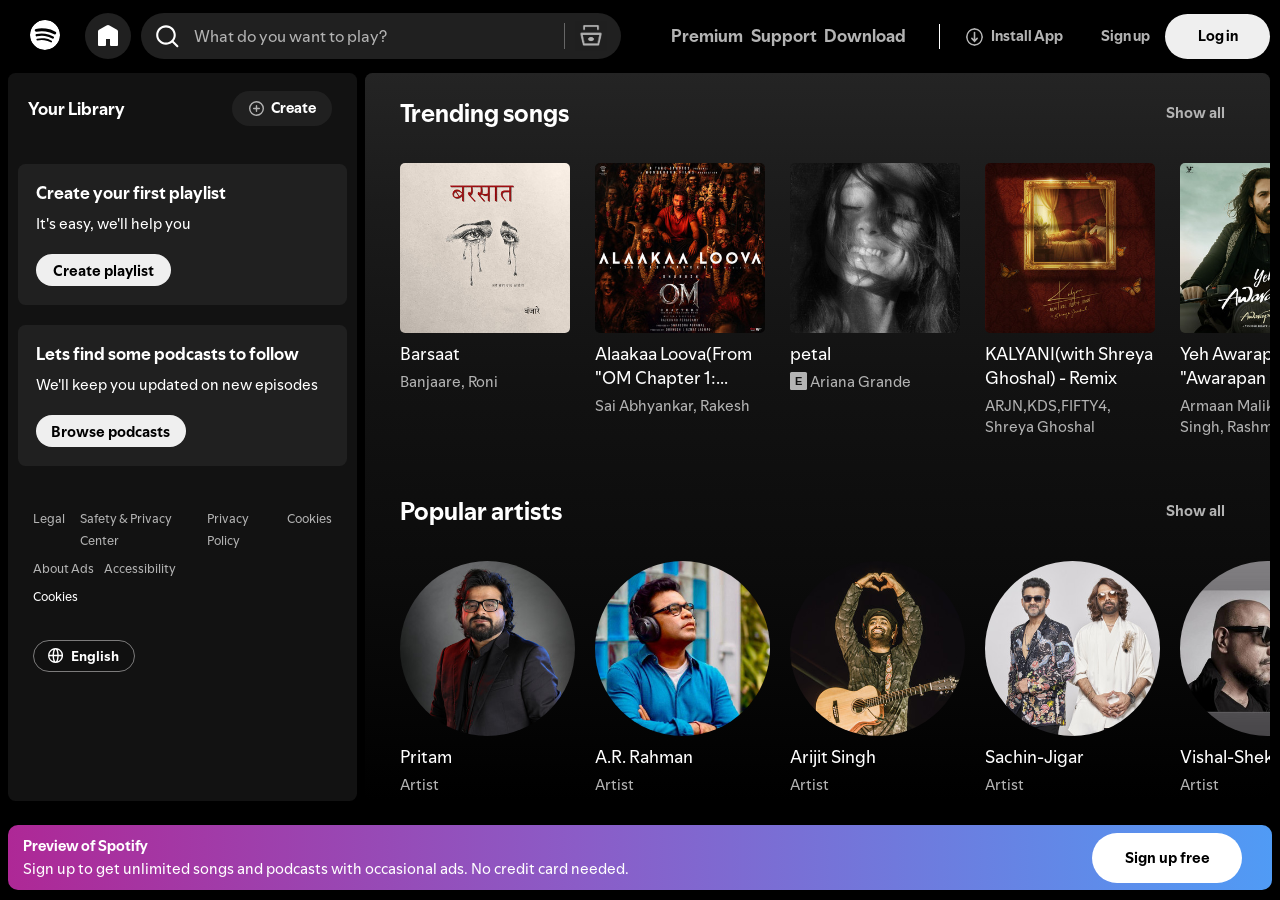
<file: index.html>
<!DOCTYPE html>
<html lang="en">

<head>
     <meta charset="UTF-8">
     <meta name="viewport" content="width=device-width, initial-scale=1.0">
     <link rel="stylesheet" href="style.css">
     <link rel="shortcut icon" href="./assets/images/favicon.png" type="image/png">
     <title>Spotify-(Clone)-Web Player: Music for everyone</title>
</head>

<body>
     <div class="container">
          <div class="nav">
               <img src="./assets/images/logo.svg" alt="Spotify" class="logo">
               <div class="navcontainer">
                    <button class="home">
                         <img src="./assets/images/home.svg" alt="" class="hp">
                    </button>
                    <div class="search">
                         <img src="./assets/images/search.svg" alt="" class="sh">
                         <input type="text" placeholder="What do you want to play?" />
                         <div class="search-divider"></div>
                         <img src="./assets/images/browse.png" alt="" class="browse">
                    </div>
               </div>
               <div class="navlinks">
                    <a class="link" href=""><span><b>Premium</b></span></a>
                    <a class="link" href=""><span><b>Support</b></span></a>
                    <a class="link" href=""><span><b>Download</b></span></a>
                    <div class="line"></div>
               </div>
               <a href="#" class="installapp">
                    <span class="svg">
                         <img src="./assets/images/install.svg" alt="">
                    </span>
                    <span class="install">Install App</span>
               </a>
               <div class="ls">
                    <a href="#" class="signup">
                         <span>Sign up</span>
                    </a>
                    <button class="login">
                         <span>Log in</span>
                    </button>
               </div>



          </div>
          <div class="box">
               <div class="box1">
                    <div class="headcontain">
                         <div class="headr">
                              <header>Your Library</header>
                         </div>
                         <div class="create">
                              <button class="createbtn">
                                   <span><img src="./assets/images/plus.svg" alt=""></span>
                                   <span>Create</span>
                              </button>
                         </div>
                    </div>
                    <div class="minicontainer1">
                         <div class="content">
                              <h2>Create your first playlist</h2>
                              <h3>It's easy, we'll help you</h3>
                              <button class="btn1 cmbtn">
                                   <span>Create playlist</span>
                              </button>
                         </div>
                         <div class="content">
                              <h2>Lets find some podcasts to follow</h2>
                              <h3>We'll keep you updated on new episodes</h3>
                              <button class="btn2 cmbtn">
                                   <span>Browse podcasts</span>
                              </button>
                         </div>
                    </div>
                    <div class="reference">
                         <ul class="about1">
                              <li><a href="#">Legal</a></li>
                              <li><a href="#">Safety & Privacy Center</a></li>
                              <li><a href="#">Privacy Policy</a></li>
                              <li><a href="#">Cookies</a></li>

                         </ul>
                         <ul class="about2">

                              <li><a href="#">About Ads</a></li>
                              <li><a href="#">Accessibility</a></li>
                         </ul>
                         <a href="#" class="cookies"><span>Cookies</span></a>
                    </div>
                    <div class="btn3">
                         <span>
                              <img src="./assets/images/english.svg" alt="">
                         </span>
                         <span>English</span>
                    </div>
               </div>
               <div class="box2">
                    <div class="heading1">
                         <a href="#">Trending songs</a>
                         <a href="#">Show all</a>
                    </div>
                    <div class="playlists">
                         <div class="row1">
                              <a href="#">
                                   <div class="robx">
                                        <div class="imgbox">
                                             <img src="./assets/images/rsong1.jpg" alt="" class="poster">
                                             <button class="play">
                                                  <svg xmlns="http://www.w3.org/2000/svg" width="56" height="56"
                                                       viewBox="0 0 24 24" fill="#1ED760">
                                                       <circle cx="12" cy="12" r="12" />
                                                       <path d="M9 7.5L17 12L9 16.5Z"" fill=" black" />
                                                  </svg>
                                             </button>
                                        </div>
                                        <a href="#" class="title1">Barsaat</a>
                                        <a href="#" class="title2">Banjaare, Roni</a>
                                   </div>
                              </a>
                              <a href="#">
                                   <div class="robx">
                                        <div class="imgbox">
                                             <img src="./assets/images/rsong2.jpg" alt="" class="poster">
                                             <button class="play">
                                                  <svg xmlns="http://www.w3.org/2000/svg" width="56" height="56"
                                                       viewBox="0 0 24 24" fill="#1ED760">
                                                       <circle cx="12" cy="12" r="12" />
                                                       <path d="M9 7.5L17 12L9 16.5Z"" fill=" black" />
                                                  </svg>
                                             </button>
                                        </div>
                                        <a href="#" class="title1">Alaakaa Loova(From "OM Chapter 1:...</a>
                                        <a href="#" class="title2">Sai Abhyankar, Rakesh</a>
                                   </div>
                              </a>
                              <a href="#">
                                   <div class="robx">
                                        <div class="imgbox">
                                             <img src="./assets/images/rsong3.jpg" alt="" class="poster">
                                             <button class="play">
                                                  <svg xmlns="http://www.w3.org/2000/svg" width="56" height="56"
                                                       viewBox="0 0 24 24" fill="#1ED760">
                                                       <circle cx="12" cy="12" r="12" />
                                                       <path d="M9 7.5L17 12L9 16.5Z"" fill=" black" />
                                                  </svg> </button>
                                        </div>
                                        <a href="#" class="title1">petal</a>
                                        <a href="#" class="title2"><span class="explicit">E</span>Ariana Grande</a>
                                   </div>
                              </a>
                              <a href="#">
                                   <div class="robx">
                                        <div class="imgbox">
                                             <img src="./assets/images/rsong4.jpg" alt="" class="poster">
                                             <button class="play">
                                                  <svg xmlns="http://www.w3.org/2000/svg" width="56" height="56"
                                                       viewBox="0 0 24 24" fill="#1ED760">
                                                       <circle cx="12" cy="12" r="12" />
                                                       <path d="M9 7.5L17 12L9 16.5Z"" fill=" black" />
                                                  </svg> </button>
                                        </div>
                                        <a href="#" class="title1">KALYANI(with Shreya Ghoshal) - Remix</a>
                                        <a href="#" class="title2">ARJN,KDS,FIFTY4, Shreya Ghoshal</a>
                                   </div>
                              </a>
                              <a href="#">
                                   <div class="robx">
                                        <div class="imgbox">
                                             <img src="./assets/images/rsong5.jpg" alt="" class="poster">
                                             <button class="play">
                                                  <svg xmlns="http://www.w3.org/2000/svg" width="56" height="56"
                                                       viewBox="0 0 24 24" fill="#1ED760">
                                                       <circle cx="12" cy="12" r="12" />
                                                       <path d="M9 7.5L17 12L9 16.5Z"" fill=" black" />
                                                  </svg> </button>
                                        </div>
                                        <a href="#" class="title1">Yeh Awarapan(From "Awarapan 2")</a>
                                        <a href="#" class="title2">Armaan Malik, Arijit Singh, Rashmi Virag</a>
                                   </div>
                              </a>
                              <a href="#">
                                   <div class="robx">
                                        <div class="imgbox">
                                             <img src="./assets/images/rsong6.jpg" alt="" class="poster">
                                             <button class="play">
                                                  <svg xmlns="http://www.w3.org/2000/svg" width="56" height="56"
                                                       viewBox="0 0 24 24" fill="#1ED760">
                                                       <circle cx="12" cy="12" r="12" />
                                                       <path d="M9 7.5L17 12L9 16.5Z"" fill=" black" />
                                                  </svg> </button>
                                        </div>
                                        <a href="#" class="title1">Taare</a>
                                        <a href="#" class="title2">Farak, 10A, Saswat Balan</a>
                                   </div>
                              </a>
                              <a href="#">
                                   <div class="robx">
                                        <dv class="imgbox">
                                             <img src="./assets/images/rsong7.jpg" alt="" class="poster">
                                             <button class="play">
                                                  <svg xmlns="http://www.w3.org/2000/svg" width="56" height="56"
                                                       viewBox="0 0 24 24" fill="#1ED760">
                                                       <circle cx="12" cy="12" r="12" />
                                                       <path d="M9 7.5L17 12L9 16.5Z"" fill=" black" />
                                                  </svg> </button>
                                        </dv>
                                        <a href="#" class="title1">Darmiyaan(From "Musafir Cafe")</a>
                                        <a href="#" class="title2">Rekha Bharadwaj, Raghav Kaushik, Amrita Saluja</a>
                                   </div>
                              </a>
                              <a href="#">
                                   <div class="robx">
                                        <div class="imgbox">
                                             <img src="./assets/images/rsong8.jpg" alt="" class="poster">
                                             <button class="play">
                                                  <svg xmlns="http://www.w3.org/2000/svg" width="56" height="56"
                                                       viewBox="0 0 24 24" fill="#1ED760">
                                                       <circle cx="12" cy="12" r="12" />
                                                       <path d="M9 7.5L17 12L9 16.5Z"" fill=" black" />
                                                  </svg> </button>
                                        </div>
                                        <a href="#" class="title1">Aankhon Se Tune 2.0</a>
                                        <a href="#" class="title2">Lijo George, Dev Negi, Palak Muchhal Jatin-Lalit</a>
                                   </div>
                              </a>
                              <a href="#">
                                   <div class="robx">
                                        <div class="imgbox">
                                             <img src="./assets/images/rsong9.jpg" alt="" class="poster">
                                             <button class="play">
                                                  <svg xmlns="http://www.w3.org/2000/svg" width="56" height="56"
                                                       viewBox="0 0 24 24" fill="#1ED760">
                                                       <circle cx="12" cy="12" r="12" />
                                                       <path d="M9 7.5L17 12L9 16.5Z"" fill=" black" />
                                                  </svg> </button>
                                        </div>
                                        <a href="#" class="title1">Kaafi Hai Na (From "Musafir Cafe")</a>
                                        <a href="#" class="title2">Garvit - Priyansh, Priyansh Srivastava, Jonita
                                             Gandhi...</a>
                                   </div>
                              </a>
                              <a href="#">
                                   <div class="robx">
                                        <div class="imgbox">
                                             <img src="./assets/images/rsong10.jpg" alt="" class="poster">
                                             <button class="play">
                                                  <svg xmlns="http://www.w3.org/2000/svg" width="56" height="56"
                                                       viewBox="0 0 24 24" fill="#1ED760">
                                                       <circle cx="12" cy="12" r="12" />
                                                       <path d="M9 7.5L17 12L9 16.5Z"" fill=" black" />
                                                  </svg> </button>
                                        </div>
                                        <a href="#" class="title1">Varoon Forever - From "Mirzapur The Movie" </a>
                                        <a href="#" class="title2">Anand Bhaskar, Romy, Shreya Ghoshal, Ginny...</a>
                                   </div>
                              </a>
                              <a href="#">
                                   <div class="robx">
                                        <div class="imgbox">
                                             <img src="./assets/images/rsong11.jpg" alt="" class="poster">
                                             <button class="play">
                                                  <svg xmlns="http://www.w3.org/2000/svg" width="56" height="56"
                                                       viewBox="0 0 24 24" fill="#1ED760">
                                                       <circle cx="12" cy="12" r="12" />
                                                       <path d="M9 7.5L17 12L9 16.5Z"" fill=" black" />
                                                  </svg> </button>
                                        </div>
                                        <a href="#" class="title1">Ve Junoon (From "Awarapan 2")</a>
                                        <a href="#" class="title2">Mithoon, Sayeed Quadri, Subodhh Sharma</a>
                                   </div>
                              </a>
                              <a href="#">
                                   <div class="robx">
                                        <div class="imgbox">
                                             <img src="./assets/images/rsong12.jpg" alt="" class="poster">
                                             <button class="play">
                                                  <svg xmlns="http://www.w3.org/2000/svg" width="56" height="56"
                                                       viewBox="0 0 24 24" fill="#1ED760">
                                                       <circle cx="12" cy="12" r="12" />
                                                       <path d="M9 7.5L17 12L9 16.5Z"" fill=" black" />
                                                  </svg> </button>
                                        </div>
                                        <a href="#" class="title1">Tera Mera Rishta</a>
                                        <a href="#" class="title2">Pritam, Mustafa Zahid, Sayeed Quadri</a>
                                   </div>
                              </a>
                              <a href="#">
                                   <div class="robx">
                                        <div class="imgbox">
                                             <img src="./assets/images/rsong13.jpg" alt="" class="poster">
                                             <button class="play">
                                                  <svg xmlns="http://www.w3.org/2000/svg" width="56" height="56"
                                                       viewBox="0 0 24 24" fill="#1ED760">
                                                       <circle cx="12" cy="12" r="12" />
                                                       <path d="M9 7.5L17 12L9 16.5Z"" fill=" black" />
                                                  </svg> </button>
                                        </div>
                                        <a href="#" class="title1">Bum Baa Diga Diga</a>
                                        <a href="#" class="title2">Anirudh Ravichander, Vedan, Heisenberg</a>
                                   </div>
                              </a>
                              <a href="#">
                                   <div class="robx">
                                        <div class="imgbox">
                                             <img src="./assets/images/rsong14.jpg" alt="" class="poster">
                                             <button class="play">
                                                  <svg xmlns="http://www.w3.org/2000/svg" width="56" height="56"
                                                       viewBox="0 0 24 24" fill="#1ED760">
                                                       <circle cx="12" cy="12" r="12" />
                                                       <path d="M9 7.5L17 12L9 16.5Z"" fill=" black" />
                                                  </svg> </button>
                                        </div>
                                        <a href="#" class="title1">Shiv Tandav Stotram</a>
                                        <a href="#" class="title2">Shankar Mahadevan</a>
                                   </div>
                              </a>
                              <a href="#">
                                   <div class="robx">
                                        <div class="imgbox">
                                             <img src="./assets/images/rsong15.jpg" alt="" class="poster">
                                             <button class="play">
                                                  <svg xmlns="http://www.w3.org/2000/svg" width="56" height="56"
                                                       viewBox="0 0 24 24" fill="#1ED760">
                                                       <circle cx="12" cy="12" r="12" />
                                                       <path d="M9 7.5L17 12L9 16.5Z"" fill=" black" />
                                                  </svg> </button>
                                        </div>
                                        <a href="#" class="title1">Narak (From "Ishqnama")</a>
                                        <a href="#" class="title2">B Praak, Jaani, Jyotica Tangri</a>
                                   </div>
                              </a>
                              <a href="#">
                                   <div class="robx">
                                        <div class="imgbox">
                                             <img src="./assets/images/rsong16.jpg" alt="" class="poster">
                                             <button class="play">
                                                  <svg xmlns="http://www.w3.org/2000/svg" width="56" height="56"
                                                       viewBox="0 0 24 24" fill="#1ED760">
                                                       <circle cx="12" cy="12" r="12" />
                                                       <path d="M9 7.5L17 12L9 16.5Z"" fill=" black" />
                                                  </svg> </button>
                                        </div>
                                        <a href="#" class="title1">AH HA</a>
                                        <a href="#" class="title2"><span class="explicit">E</span>Cardi B</a>
                                   </div>
                              </a>
                              <a href="#">
                                   <div class="robx">
                                        <div class="imgbox">
                                             <img src="./assets/images/rsong17.jpg" alt="" class="poster">
                                             <button class="play">
                                                  <svg xmlns="http://www.w3.org/2000/svg" width="56" height="56"
                                                       viewBox="0 0 24 24" fill="#1ED760">
                                                       <circle cx="12" cy="12" r="12" />
                                                       <path d="M9 7.5L17 12L9 16.5Z"" fill=" black" />
                                                  </svg> </button>
                                        </div>
                                        <a href="#" class="title1">Sunflower - Spider-Man: Into the Spider-Verse</a>
                                        <a href="#" class="title2">Post Malone, Swae Lee</a>
                                   </div>
                              </a>
                              <a href="#">
                                   <div class="robx">
                                        <div class="imgbox">
                                             <img src="./assets/images/rsong18.jpg" alt="" class="poster">
                                             <button class="play">
                                                  <svg xmlns="http://www.w3.org/2000/svg" width="56" height="56"
                                                       viewBox="0 0 24 24" fill="#1ED760">
                                                       <circle cx="12" cy="12" r="12" />
                                                       <path d="M9 7.5L17 12L9 16.5Z"" fill=" black" />
                                                  </svg> </button>
                                        </div>
                                        <a href="#" class="title1">Tu Thodi Der Aur Thehar Ja - Fro "Half...</a>
                                        <a href="#" class="title2">Shreya Ghoshal, Farhan Saeed, Kumaar</a>
                                   </div>
                              </a>
                              <a href="#">
                                   <div class="robx">
                                        <div class="imgbox">
                                             <img src="./assets/images/rsong19.jpg" alt="" class="poster">
                                             <button class="play">
                                                  <svg xmlns="http://www.w3.org/2000/svg" width="56" height="56"
                                                       viewBox="0 0 24 24" fill="#1ED760">
                                                       <circle cx="12" cy="12" r="12" />
                                                       <path d="M9 7.5L17 12L9 16.5Z"" fill=" black" />
                                                  </svg> </button>
                                        </div>
                                        <a href="#" class="title1">Zaalima</a>
                                        <a href="#" class="title2">Arijit Singh, Harshdeep Kaur</a>
                                   </div>
                              </a>
                              <a href="#">
                                   <div class="robx">
                                        <div class="imgbox">
                                             <img src="./assets/images/rsong20.jpg" alt="" class="poster">
                                             <button class="play">
                                                  <svg xmlns="http://www.w3.org/2000/svg" width="56" height="56"
                                                       viewBox="0 0 24 24" fill="#1ED760">
                                                       <circle cx="12" cy="12" r="12" />
                                                       <path d="M9 7.5L17 12L9 16.5Z"" fill=" black" />
                                                  </svg> </button>
                                        </div>
                                        <a href="#" class="title1">Jaadu Teri Nazar</a>
                                        <a href="#" class="title2">Udit Narayan</a>
                                   </div>
                              </a>
                         </div>

                    </div>
                    <div class="heading1">
                         <a href="#">Popular artists</a>
                         <a href="#">Show all</a>
                    </div>
                    <div class="artists">

                         <div class="row1">
                              <a href="#">
                                   <div class="aobx ">
                                        <img src="./assets/images/a1.jpg" alt="" class="banner">
                                        <button class="play1">
                                             <svg xmlns="http://www.w3.org/2000/svg" width="56" height="56"
                                                  viewBox="0 0 24 24" fill="#1ED760">
                                                  <circle cx="12" cy="12" r="12" />
                                                  <path d="M9 7.5L17 12L9 16.5Z"" fill=" black" />
                                             </svg> </button>
                                        <a href="#" class="title1">Pritam</a>
                                        <a href="#" class="title2">Artist</a>
                                   </div>
                              </a>
                              <a href="#">
                                   <div class="aobx">
                                        <img src="./assets/images/a2.jpg" alt="" class="banner">
                                        <button class="play1">
                                             <svg xmlns="http://www.w3.org/2000/svg" width="56" height="56"
                                                  viewBox="0 0 24 24" fill="#1ED760">
                                                  <circle cx="12" cy="12" r="12" />
                                                  <path d="M9 7.5L17 12L9 16.5Z"" fill=" black" />
                                             </svg> </button>
                                        <a href="#" class="title1">A.R. Rahman</a>
                                        <a href="#" class="title2">Artist</a>
                                   </div>
                              </a>
                              <a href="#">
                                   <div class="aobx">
                                        <img src="./assets/images/a3.jpg" alt="" class="banner">
                                        <button class="play1">
                                             <svg xmlns="http://www.w3.org/2000/svg" width="56" height="56"
                                                  viewBox="0 0 24 24" fill="#1ED760">
                                                  <circle cx="12" cy="12" r="12" />
                                                  <path d="M9 7.5L17 12L9 16.5Z"" fill=" black" />
                                             </svg> </button>
                                        <a href="#" class="title1">Arijit Singh</a>
                                        <a href="#" class="title2">Artist</a>
                                   </div>
                              </a>
                              <a href="#">
                                   <div class="aobx">
                                        <img src="./assets/images/a4.jpg" alt="" class="banner">
                                        <button class="play1">
                                             <svg xmlns="http://www.w3.org/2000/svg" width="56" height="56"
                                                  viewBox="0 0 24 24" fill="#1ED760">
                                                  <circle cx="12" cy="12" r="12" />
                                                  <path d="M9 7.5L17 12L9 16.5Z"" fill=" black" />
                                             </svg> </button>
                                        <a href="#" class="title1">Sachin-Jigar</a>
                                        <a href="#" class="title2">Artist</a>
                                   </div>
                              </a>
                              <a href="#">
                                   <div class="aobx">
                                        <img src="./assets/images/a5.jpg" alt="" class="banner">
                                        <button class="play1">
                                             <svg xmlns="http://www.w3.org/2000/svg" width="56" height="56"
                                                  viewBox="0 0 24 24" fill="#1ED760">
                                                  <circle cx="12" cy="12" r="12" />
                                                  <path d="M9 7.5L17 12L9 16.5Z"" fill=" black" />
                                             </svg> </button>
                                        <a href="#" class="title1">Vishal-Shekhar</a>
                                        <a href="#" class="title2">Artist</a>
                                   </div>
                              </a>
                              <a href="#">
                                   <div class="aobx">
                                        <img src="./assets/images/a6.jpg" alt="" class="banner">
                                        <button class="play1">
                                             <svg xmlns="http://www.w3.org/2000/svg" width="56" height="56"
                                                  viewBox="0 0 24 24" fill="#1ED760">
                                                  <circle cx="12" cy="12" r="12" />
                                                  <path d="M9 7.5L17 12L9 16.5Z"" fill=" black" />
                                             </svg> </button>
                                        <a href="#" class="title1">Atif Aslam</a>
                                        <a href="#" class="title2">Artist</a>
                                   </div>
                              </a>
                              <a href="#">
                                   <div class="aobx">
                                        <img src="./assets/images/a7.jpg" alt="" class="banner">
                                        <button class="play1">
                                             <svg xmlns="http://www.w3.org/2000/svg" width="56" height="56"
                                                  viewBox="0 0 24 24" fill="#1ED760">
                                                  <circle cx="12" cy="12" r="12" />
                                                  <path d="M9 7.5L17 12L9 16.5Z"" fill=" black" />
                                             </svg> </button>
                                        <a href="#" class="title1">Anirudh Ravichander</a>
                                        <a href="#" class="title2">Artist</a>
                                   </div>
                              </a>
                              <a href="#">
                                   <div class="aobx">
                                        <img src="./assets/images/a8.jpg" alt="" class="banner">
                                        <button class="play1">
                                             <svg xmlns="http://www.w3.org/2000/svg" width="56" height="56"
                                                  viewBox="0 0 24 24" fill="#1ED760">
                                                  <circle cx="12" cy="12" r="12" />
                                                  <path d="M9 7.5L17 12L9 16.5Z"" fill=" black" />
                                             </svg> </button>
                                        <a href="#" class="title1">Udit Narayan</a>
                                        <a href="#" class="title2">Artist</a>
                                   </div>
                              </a>
                              <a href="#">
                                   <div class="aobx">
                                        <img src="./assets/images/a9.jpg" alt="" class="banner">
                                        <button class="play1">
                                             <svg xmlns="http://www.w3.org/2000/svg" width="56" height="56"
                                                  viewBox="0 0 24 24" fill="#1ED760">
                                                  <circle cx="12" cy="12" r="12" />
                                                  <path d="M9 7.5L17 12L9 16.5Z"" fill=" black" />
                                             </svg> </button>
                                        <a href="#" class="title1">Yo Yo Honey Singh</a>
                                        <a href="#" class="title2">Artist</a>
                                   </div>
                              </a>
                              <a href="#">
                                   <div class="aobx">
                                        <img src="./assets/images/a10.jpg" alt="" class="banner">
                                        <button class="play1">
                                             <svg xmlns="http://www.w3.org/2000/svg" width="56" height="56"
                                                  viewBox="0 0 24 24" fill="#1ED760">
                                                  <circle cx="12" cy="12" r="12" />
                                                  <path d="M9 7.5L17 12L9 16.5Z"" fill=" black" />
                                             </svg> </button>
                                        <a href="#" class="title1">Shankar-Ehsaan-Loy</a>
                                        <a href="#" class="title2">Artist</a>
                                   </div>
                              </a>
                         </div>
                    </div>

                    <div class="albums">
                         <div class="heading1">
                              <a href="#">Popular albums and singles</a>
                              <a href="#">Show all</a>
                         </div>
                         <div class="row1">
                              <a href="#">
                                   <div class="robx ">
                                        <div class="imgbox">
                                             <img src="./assets/images/p1.jpg" alt="" class="poster">
                                             <button class="play">
                                                  <svg xmlns="http://www.w3.org/2000/svg" width="56" height="56"
                                                       viewBox="0 0 24 24" fill="#1ED760">
                                                       <circle cx="12" cy="12" r="12" />
                                                       <path d="M9 7.5L17 12L9 16.5Z"" fill=" black" />
                                                  </svg> </button>
                                        </div>
                                        <a href="#" class="title1">Aashiqui 2</a>
                                        <a href="#" class="title2">Mithoon, Ankit Tiwari, Jeet Ganguli</a>
                                   </div>
                              </a>
                              <a href="#">
                                   <div class="robx">
                                        <div class="imgbox">
                                             <img src="./assets/images/p2.jpg" alt="" class="poster">
                                             <button class="play">
                                                  <svg xmlns="http://www.w3.org/2000/svg" width="56" height="56"
                                                       viewBox="0 0 24 24" fill="#1ED760">
                                                       <circle cx="12" cy="12" r="12" />
                                                       <path d="M9 7.5L17 12L9 16.5Z"" fill=" black" />
                                                  </svg> </button>
                                        </div>
                                        <a href="#" class="title1">Yeh Jawaani Hai Deewani</a>
                                        <a href="#" class="title2">Pritam</a>
                                   </div>
                              </a>
                              <a href="#">
                                   <div class="robx">
                                        <div class="imgbox">
                                             <img src="./assets/images/p3.jpg" alt="" class="poster">
                                             <button class="play">
                                                  <svg xmlns="http://www.w3.org/2000/svg" width="56" height="56"
                                                       viewBox="0 0 24 24" fill="#1ED760">
                                                       <circle cx="12" cy="12" r="12" />
                                                       <path d="M9 7.5L17 12L9 16.5Z"" fill=" black" />
                                                  </svg> </button>

                                        </div>
                                        <a href="#" class="title1">Sanam Teri Kasam (Original Motion...</a>
                                        <a href="#" class="title2">Himesh Reshammiya, Sameer Anjan, Subrat...</a>
                                   </div>
                              </a>
                              <a href="#">
                                   <div class="robx">
                                        <div class="imgbox">
                                             <img src="./assets/images/p4.jpg" alt="" class="poster">
                                             <button class="play">
                                                  <svg xmlns="http://www.w3.org/2000/svg" width="56" height="56"
                                                       viewBox="0 0 24 24" fill="#1ED760">
                                                       <circle cx="12" cy="12" r="12" />
                                                       <path d="M9 7.5L17 12L9 16.5Z"" fill=" black" />
                                                  </svg> </button>

                                        </div>
                                        <a href="#" class="title1">Finding Her</a>
                                        <a href="#" class="title2">Khushagra, Bharath, Saaheal</a>
                                   </div>
                              </a>
                              <a href="#">
                                   <div class="robx">
                                        <div class="imgbox">
                                             <img src="./assets/images/p5.jpg" alt="" class="poster">
                                             <button class="play">
                                                  <svg xmlns="http://www.w3.org/2000/svg" width="56" height="56"
                                                       viewBox="0 0 24 24" fill="#1ED760">
                                                       <circle cx="12" cy="12" r="12" />
                                                       <path d="M9 7.5L17 12L9 16.5Z"" fill=" black" />
                                                  </svg> </button>

                                        </div>
                                        <a href="#" class="title1">Young G.O.A.T</a>
                                        <a href="#" class="title2">Cheema Y, Gur Sidhu</a>
                                   </div>
                              </a>
                              <a href="#">
                                   <div class="robx">
                                        <div class="imgbox">
                                             <img src="./assets/images/p6.jpg" alt="" class="poster">
                                             <button class="play">
                                                  <svg xmlns="http://www.w3.org/2000/svg" width="56" height="56"
                                                       viewBox="0 0 24 24" fill="#1ED760">
                                                       <circle cx="12" cy="12" r="12" />
                                                       <path d="M9 7.5L17 12L9 16.5Z"" fill=" black" />
                                                  </svg> </button>

                                        </div>
                                        <a href="#" class="title1">Ranjhan (From "Do Patti")</a>
                                        <a href="#" class="title2">Sachet-Parampara, Parampara Tondon, Kaus...</a>
                                   </div>
                              </a>
                              <a href="#">
                                   <div class="robx">
                                        <div class="imgbox">
                                             <img src="./assets/images/p7.jpg" alt="" class="poster">
                                             <button class="play">
                                                  <svg xmlns="http://www.w3.org/2000/svg" width="56" height="56"
                                                       viewBox="0 0 24 24" fill="#1ED760">
                                                       <circle cx="12" cy="12" r="12" />
                                                       <path d="M9 7.5L17 12L9 16.5Z"" fill=" black" />
                                                  </svg> </button>

                                        </div>
                                        <a href="#" class="title1">Ultimate Love Songs - Arijit Singh</a>
                                        <a href="#" class="title2">Arijit Singh</a>
                                   </div>
                              </a>
                              <a href="#">
                                   <div class="robx">
                                        <div class="imgbox">
                                             <img src="./assets/images/p8.jpg" alt="" class="poster">
                                             <button class="play">
                                                  <svg xmlns="http://www.w3.org/2000/svg" width="56" height="56"
                                                       viewBox="0 0 24 24" fill="#1ED760">
                                                       <circle cx="12" cy="12" r="12" />
                                                       <path d="M9 7.5L17 12L9 16.5Z"" fill=" black" />
                                                  </svg> </button>

                                        </div>
                                        <a href="#" class="title1">Making Memories</a>
                                        <a href="#" class="title2">Karan Aujla, Ikky</a>
                                   </div>
                              </a>
                              <a href="#">
                                   <div class="robx">
                                        <div class="ah1">
                                             <img src="./assets/images/p9.svg" alt="" id="circle" class="poster">
                                             <button class="play">
                                                  <svg xmlns="http://www.w3.org/2000/svg" width="56" height="56"
                                                       viewBox="0 0 24 24" fill="#1ED760">
                                                       <circle cx="12" cy="12" r="12" />
                                                       <path d="M9 7.5L17 12L9 16.5Z"" fill=" black" />
                                                  </svg> </button>

                                        </div>
                                        <!-- <a href="#" class="title1">Various Artists</a> -->
                                        <a href="#" class="title2">Various Artists</a>
                                   </div>
                              </a>
                              <a href="#">
                                   <div class="robx">
                                        <div class="imgbox">
                                             <img src="./assets/images/p10.jpg" alt="" class="poster">
                                             <button class="play">
                                                  <svg xmlns="http://www.w3.org/2000/svg" width="56" height="56"
                                                       viewBox="0 0 24 24" fill="#1ED760">
                                                       <circle cx="12" cy="12" r="12" />
                                                       <path d="M9 7.5L17 12L9 16.5Z"" fill=" black" />
                                                  </svg> </button>

                                        </div>
                                        <a href="#" class="title1">Sicarios</a>
                                        <a href="#" class="title2">Shubh</a>
                                   </div>
                              </a>
                         </div>
                    </div>
                    <div class="radio">
                         <div class="heading1">
                              <a href="#">Popular radio</a>
                              <a href="#">Show all</a>
                         </div>
                         <div class="row1">
                              <a href="#">
                                   <div class="robx">
                                        <div class="imgbox">
                                             <img src="./assets/images/r1.jpg" alt="" class="poster">
                                             <button class="play">
                                                  <svg xmlns="http://www.w3.org/2000/svg" width="56" height="56"
                                                       viewBox="0 0 24 24" fill="#1ED760">
                                                       <circle cx="12" cy="12" r="12" />
                                                       <path d="M9 7.5L17 12L9 16.5Z"" fill=" black" />
                                                  </svg> </button>
                                        </div>
                                        <a href="#" class="title2">With Jeet Ganguli, Pritam, Shaarib Toshi...</a>
                                   </div>
                              </a>
                              <a href="#">
                                   <div class="robx">
                                        <div class="imgbox">
                                             <img src="./assets/images/r2.jpg" alt="" class="poster">
                                             <button class="play">
                                                  <svg xmlns="http://www.w3.org/2000/svg" width="56" height="56"
                                                       viewBox="0 0 24 24" fill="#1ED760">
                                                       <circle cx="12" cy="12" r="12" />
                                                       <path d="M9 7.5L17 12L9 16.5Z"" fill=" black" />
                                                  </svg> </button>
                                        </div>
                                        <a href="#" class="title2">With Pritam, Roop Kumar Rathod, Shankar...</a>
                                   </div>
                              </a>
                              <a href="#">
                                   <div class="robx">
                                        <div class="imgbox">
                                             <img src="./assets/images/r3.jpg" alt="" class="poster">
                                             <button class="play">
                                                  <svg xmlns="http://www.w3.org/2000/svg" width="56" height="56"
                                                       viewBox="0 0 24 24" fill="#1ED760">
                                                       <circle cx="12" cy="12" r="12" />
                                                       <path d="M9 7.5L17 12L9 16.5Z"" fill=" black" />
                                                  </svg>
                                             </button>
                                        </div>
                                        <a href="#" class="title2">By Spotify</a>
                                   </div>
                              </a>
                              <a href="#">
                                   <div class="robx">
                                        <div class="imgbox">
                                             <img src="./assets/images/r4.jpg" alt="" class="poster">
                                             <button class="play">
                                                  <svg xmlns="http://www.w3.org/2000/svg" width="56" height="56"
                                                       viewBox="0 0 24 24" fill="#1ED760">
                                                       <circle cx="12" cy="12" r="12" />
                                                       <path d="M9 7.5L17 12L9 16.5Z"" fill=" black" />
                                                  </svg>
                                             </button>
                                        </div>
                                        <a href="#" class="title2">With Vinod Rathod, Jatin-Lalit, Kumar Sanu</a>
                                   </div>
                              </a>
                              <a href="#">
                                   <div class="robx">
                                        <div class="imgbox">
                                             <img src="./assets/images/r5.jpg" alt="" class="poster">
                                             <button class="play">
                                                  <svg xmlns="http://www.w3.org/2000/svg" width="56" height="56"
                                                       viewBox="0 0 24 24" fill="#1ED760">
                                                       <circle cx="12" cy="12" r="12" />
                                                       <path d="M9 7.5L17 12L9 16.5Z"" fill=" black" />
                                                  </svg>
                                             </button>
                                        </div>
                                        <a href="#" class="title2">With Harrdy Sandhu, Sidhu Moose, AP Dhillon</a>
                                   </div>
                              </a>
                              <a href="#">
                                   <div class="robx">
                                        <div class="imgbox">
                                             <img src="./assets/images/r6.jpg" alt="" class="poster">
                                             <button class="play">
                                                  <svg xmlns="http://www.w3.org/2000/svg" width="56" height="56"
                                                       viewBox="0 0 24 24" fill="#1ED760">
                                                       <circle cx="12" cy="12" r="12" />
                                                       <path d="M9 7.5L17 12L9 16.5Z"" fill=" black" />
                                                  </svg>
                                             </button>
                                        </div>
                                        <a href="#" class="title2">With Unnikrishnan, Hariharan, Yuvan...</a>
                                   </div>
                              </a>
                              <a href="#">
                                   <div class="robx">
                                        <div class="imgbox">
                                             <img src="./assets/images/r7.jpg" alt="" class="poster">
                                             <button class="play">
                                                  <svg xmlns="http://www.w3.org/2000/svg" width="56" height="56"
                                                       viewBox="0 0 24 24" fill="#1ED760">
                                                       <circle cx="12" cy="12" r="12" />
                                                       <path d="M9 7.5L17 12L9 16.5Z"" fill=" black" />
                                                  </svg>
                                             </button>
                                        </div>
                                        <a href="#" class="title2">With Badshah, Guru Randhawa, Harrdy Sandhu</a>
                                   </div>
                              </a>
                              <a href="#">
                                   <div class="robx">
                                        <div class="imgbox">
                                             <img src="./assets/images/r8.jpg" alt="" class="poster">
                                             <button class="play">
                                                  <svg xmlns="http://www.w3.org/2000/svg" width="56" height="56"
                                                       viewBox="0 0 24 24" fill="#1ED760">
                                                       <circle cx="12" cy="12" r="12" />
                                                       <path d="M9 7.5L17 12L9 16.5Z"" fill=" black" />
                                                  </svg>
                                             </button>
                                        </div>
                                        <a href="#" class="title2">With Shubh, Jxggi, Sunny Malton and more</a>
                                   </div>
                              </a>
                              <a href="#">
                                   <div class="robx">
                                        <div class="imgbox">
                                             <img src="./assets/images/r9.jpg" alt="" class="poster">
                                             <button class="play">
                                                  <svg xmlns="http://www.w3.org/2000/svg" width="56" height="56"
                                                       viewBox="0 0 24 24" fill="#1ED760">
                                                       <circle cx="12" cy="12" r="12" />
                                                       <path d="M9 7.5L17 12L9 16.5Z"" fill=" black" />
                                                  </svg>
                                             </button>
                                        </div>
                                        <a href="#" class="title2">By Spotify</a>
                                   </div>
                              </a>
                              <a href="#">
                                   <div class="robx">
                                        <div class="imgbox">
                                             <img src="./assets/images/r10.jpg" alt="" class="poster">
                                             <button class="play">
                                                  <svg xmlns="http://www.w3.org/2000/svg" width="56" height="56"
                                                       viewBox="0 0 24 24" fill="#1ED760">
                                                       <circle cx="12" cy="12" r="12" />
                                                       <path d="M9 7.5L17 12L9 16.5Z"" fill=" black" />
                                                  </svg>
                                             </button>
                                        </div>
                                        <a href="#" class="title2">With Anuradha Paudwal, Jatin-Lalit, Nadeem...</a>
                                   </div>
                              </a>
                         </div>
                    </div>
                    <div class="charts">
                         <div class="heading1">
                              <a href="#">Featured charts</a>
                              <a href="#">Show all</a>
                         </div>
                         <div class="row1">
                              <a href="#">
                                   <div class="robx ">
                                        <div class="imgbox">
                                             <img src="./assets/images/c1.jpg" alt="" class="poster">
                                             <button class="play">
                                                  <svg xmlns="http://www.w3.org/2000/svg" width="56" height="56"
                                                       viewBox="0 0 24 24" fill="#1ED760">
                                                       <circle cx="12" cy="12" r="12" />
                                                       <path d="M9 7.5L17 12L9 16.5Z"" fill=" black" />
                                                  </svg>
                                             </button>
                                        </div>
                                        <a href="#" class="title1">Aashiqui 2</a>
                                        <a href="#" class="title2">Mithoon, Ankit Tiwari, Jeet Ganguli</a>
                                   </div>
                              </a>
                              <a href="#">
                                   <div class="robx">
                                        <div class="imgbox">
                                             <img src="./assets/images/c2.jpg" alt="" class="poster">
                                             <button class="play">
                                                  <svg xmlns="http://www.w3.org/2000/svg" width="56" height="56"
                                                       viewBox="0 0 24 24" fill="#1ED760">
                                                       <circle cx="12" cy="12" r="12" />
                                                       <path d="M9 7.5L17 12L9 16.5Z"" fill=" black" />
                                                  </svg>
                                             </button>
                                        </div>
                                        <a href="#" class="title1">Yeh Jawaani Hai Deewani</a>
                                        <a href="#" class="title2">Pritam</a>
                                   </div>
                              </a>
                              <a href="#">
                                   <div class="robx">
                                        <div class="imgbox">
                                             <img src="./assets/images/c3.jpg" alt="" class="poster">
                                             <button class="play">
                                                  <svg xmlns="http://www.w3.org/2000/svg" width="56" height="56"
                                                       viewBox="0 0 24 24" fill="#1ED760">
                                                       <circle cx="12" cy="12" r="12" />
                                                       <path d="M9 7.5L17 12L9 16.5Z"" fill=" black" />
                                                  </svg>
                                             </button>
                                        </div>
                                        <a href="#" class="title1">Sanam Teri Kasam (Original Motion...</a>
                                        <a href="#" class="title2">Himesh Reshammiya, Sameer Anjan, Subrat...</a>
                                   </div>
                              </a>
                              <a href="#">
                                   <div class="robx">
                                        <div class="imgbox">
                                             <img src="./assets/images/c4.jpg" alt="" class="poster">
                                             <button class="play">
                                                  <svg xmlns="http://www.w3.org/2000/svg" width="56" height="56"
                                                       viewBox="0 0 24 24" fill="#1ED760">
                                                       <circle cx="12" cy="12" r="12" />
                                                       <path d="M9 7.5L17 12L9 16.5Z"" fill=" black" />
                                                  </svg>
                                             </button>
                                        </div>
                                        <a href="#" class="title1">Finding Her</a>
                                        <a href="#" class="title2">Khushagra, Bharath, Saaheal</a>
                                   </div>
                              </a>
                         </div>
                    </div>
                    <div class="minicontainer2">
                         <div class="line1"></div>
                         <div class="box3">
                              <div class="lbox">
                                   <span class="hdr">Company</span>
                                   <ul class="usefullinks">
                                        <li><a href="#">About</a></li>
                                        <li><a href="#">Jobs</a></li>
                                        <li><a href="#">For the Record</a></li>
                                   </ul>
                              </div>
                              <div class="lbox">
                                   <span class="hdr">Communities</span>
                                   <ul class="usefullinks">
                                        <li><a href="#">For Artists</a></li>
                                        <li><a href="#">Developers</a></li>
                                        <li><a href="#">Advertising</a></li>
                                        <li><a href="#">Investors</a></li>
                                        <li><a href="#">Vendors</a></li>
                                   </ul>
                              </div>
                              <div class="lbox">
                                   <span class="hdr">Useful Links</span>
                                   <ul class="usefullinks">
                                        <li><a href="#">Support</a></li>
                                        <li><a href="#">Free Mobile App</a></li>
                                        <li><a href="#">Popular by Country</a></li>
                                        <li><a href="#">Import you music</a></li>
                                   </ul>
                              </div>
                              <div class="lbox">
                                   <span class="hdr">Spotify Plans</span>
                                   <ul class="usefullinks">
                                        <li><a href="#">Premium Standard</a></li>
                                        <li><a href="#">Premium Platinum</a></li>
                                        <li><a href="#">Premium Student</a></li>
                                        <li><a href="#">Spotify Free</a></li>
                                   </ul>
                              </div>
                              <div class="seperate">
                                   <div class="logos">
                                        <button class="social"><img src="./assets/images/insta.svg" alt=""></button>
                                        <button class="social"><img src="./assets/images/x.svg" alt=""></button>
                                        <button class="social"><img src="./assets/images/facebook.svg" alt=""></button>
                                   </div>
                              </div>
                         </div>
                         <div class="line2"></div>
                         <div class="last">
                              <span class="AB" data-encore-id="text">© 2026 Spotify AB</span>
                         </div>
                         <div class="space"></div>
                    </div>

               </div>
          </div>
          <div class="playbar">
               <div class="partition1">
                    <div class="image">
                         <a href="">
                              <img src="assets/images/rsong1.jpg" id="song" alt="">
                         </a>
                    </div>
                    <div class="songname">
                         <a href="" class="btitle1">Barsaat</a>
                         <a href="" class="btitle2">Banjaare, Roni</a>
                    </div>
                    <div class="plusicon">
                         <img src="/assets/images/plus.svg" alt="">
                    </div>
               </div>
               <div class="partition2">
                    <div class="pcontain1">
                         <button class="shuffle cb">
                              <img src="/assets/images/shuffle.svg" alt="" class="shuffleimg">
                         </button>
                         <button class="prev cb">
                              <img src="/assets/images/prev.svg" alt="">
                         </button>
                         <button class="pause">
                              <img src="/assets/images/pause.svg" alt="" class="play-pc">
                         </button>
                         <button class="next cb">
                              <img src="/assets/images/next.svg" alt="">
                         </button>
                         <button class="repeat cb">
                              <img src="/assets/images/repeat.svg" alt="">
                         </button>
                    </div>
                    <div class="pcontain2">
                         <span class="currenttime">0:00</span>
                         <div class="progress-bar">
                              <div class="progressfilled"></div>
                              <div class="progressthumb"></div>
                         </div>
                         <span class="duration">0:00</span>
                    </div>
               </div>
               <div class="partition3">
                    <button class="lyrics">
                         <img src="/assets/images/lyrics.svg" alt="">
                    </button>
                    <button class="queue">
                         <img src="/assets/images/queue.svg" alt="">
                    </button>
                    <button class="device">
                         <img src="/assets/images/device.svg" alt="">
                    </button>
                    <button class="mute">
                         <img src="/assets/images/mute.svg" alt="" class="volume">
                    </button>
                    <div class="progress-bar bar2">
                         <div class="progressfilled"></div>
                         <div class="progressthumb"></div>
                    </div>
                    <button class="miniplayer">
                         <img src="/assets/images/miniplayer.svg" alt="">
                    </button>
                    <button class="fullscreen">
                         <img src="/assets/images/fullscreen.svg" alt="">
                    </button>
               </div>
          </div>
          <div class="lastbox1">
               <div class="texts">
                    <span>Preview of Spotify</span>
                    <span>Sign up to get unlimited songs and podcasts with occasional ads. No credit card needed.</span>
               </div>
               <div class="buton">
                    <button class="btn4">Sign up free</button>
               </div>
          </div>
     </div>
     <script src="script.js"></script>
</body>

</html>
</file>
<file: style.css>
@font-face {
     font-family: "Spotify Mix";
     src: url("./assets/fonts/spotify_mix_ui_regular.otf") format("opentype");
     font-weight: 400;
}

@font-face {
     font-family: "Spotify Mix Bold";
     src: url("./assets/fonts/spotify_mix_ui_bold.otf") format("opentype");
     font-weight: 700;
}

@font-face {
     font-family: "Spotify Mix Title";
     src: url("./assets/fonts/spotify_mix_ui_title_bold.otf") format("opentype");
     font-weight: 700;
}

* {
     margin: 0;
     padding: 0;
}

body {
     /* background-color: black; */
     height: 100%;
     width: 100%;
     background-color: black;
     overflow: hidden;
}

.container {
     display: flex;
     flex-direction: column;
     position: absolute;
     width: 100%;
     height: 100vh;

}

.box {
     position: absolute;
     top: 7.5%;
     left: 0;

     width: 100%;
     height: calc(92.5% - 5px);

     display: flex;
     gap: 7.5px;
     min-height: 0;
}

.nav {
     margin-left: 5px;
     font-family: "Spotify Mix Title" !important;
     display: flex;
     width: 100%;
     height: 7.5%;
     margin-bottom: 5px;
     background-color: black;
     align-items: center;
}

.nav>img {
     cursor: pointer;
     margin-top: 2.5px;
     width: 30px;
     height: 30px;
     background-color: black;
}

.logo {
     /* position: absolute; */
     margin-left: 25px;
     /* border: 2px solid black; */
     border-radius: 50%;
     height: 40px;
     width: 40px;
     background-color: aliceblue;
}

.navcontainer {
     display: flex;
     gap: 10px;
}

.home {
     margin-top: 5px;
     height: 46px;
     width: 46px;
     margin-left: 25px;
     background-color: rgb(32, 32, 32);
     border: none;
     border-radius: 50%;
     cursor: pointer;
     align-items: center;
     justify-content: center;

}

.hp {
     margin-top: 3px;
     height: 24px;
     width: 24px;
}

.search {
     margin-top: 5px;

     width: 480px;
     height: 46px;

     display: flex;
     align-items: center;

     box-sizing: border-box;
     padding: 0 14px;

     background-color: rgb(32, 32, 32);
     border: none;
     border-radius: 30px;
}

.search .sh {
     width: 25px;
     height: 25px;

     flex-shrink: 0;
}

.search input {
     flex: 1;

     margin-left: 14px;

     border: none;
     outline: none;

     background: transparent;

     color: white;

     font-family: "Spotify Mix", sans-serif;
     font-size: 16px;
}

.search input::placeholder {
     color: #b3b3b3;
     opacity: 1;
}



.search-divider {
     width: 1px;
     height: 26px;

     margin-left: 10px;
     margin-right: 10px;

     background-color: #666;
}


.search .browse {
     width: 32px;
     height: 30px;

     flex-shrink: 0;
}

.navlinks {
     margin-left: auto;
     /* margin-right: 25%; */
     /* justify-content: space-between; */
     display: flex;
     gap: 7.5px;
     /* width: 50px;
     height: 50px; */
}

.link {
     margin-top: 6.5px;
     color: #b3b3b3;
     font-size: 17.5px;
     text-decoration: none;
}

.line {
     margin-left: 25px;
     width: 1.5px;
     background-color: white;
     height: 25px;
     margin-top: 5px;
}

.installapp {

     align-items: center;
     justify-content: center;
     display: flex;
     /* margin-right: auto; */
     margin-left: 2%;
     text-decoration: none;
     gap: 7.5px;
     margin-top: 5px;


}

.svg>img {
     margin-top: 5px;
     width: 17.5px;
     height: 17.5px;
     border: none;
     border-radius: 25px;
     background-color: black;
}

.install {
     color: #b3b3b3;
     font-size: 15px;
}

.ls {
     display: flex;
     gap: 15px;
     align-items: center;
     justify-content: center;
     margin-right: 15px;
     margin-left: 3%;
}

.signup {
     text-decoration: none;
     margin-top: 5px;
     font-size: 15px;
     color: #b3b3b3;
}

.login {
     margin-top: 5px;
     font-family: "Spotify Mix Title", sans-serif;
     font-size: 15px;
     font-weight: 700;
     cursor: pointer;
     border: none;
     border-radius: 25px;
     width: 105px;
     height: 45px;
     transition: transform 0.2s cubic-bezier(0.3, 0, 0.4, 1);


}

.login>span {
     color: black;
     font-weight: 200;
}

.box1 {
     margin-top: 5px;
     margin-left: 7.5px;
     width: 29%;
     height: 88%;
     border-radius: 7.5px;
     background-color: rgb(18 18 18);
}

.headcontain {
     display: flex;
     justify-content: space-between;
     align-items: center;
}

.headr {
     font-family: "Spotify Mix Title" !important;
     color: white;
     padding: 25px 20px;
     font-weight: 400;
     font-size: 17.5px;
}

.createbtn {
     display: flex;
     font-family: "Spotify Mix Title" !important;
     align-items: center;
     justify-content: center;
     background-color: rgb(32, 32, 32);
     width: 100px;
     height: 35px;
     border: none;
     margin-right: 25px;
     border-radius: 25px;
     color: white;
     font-size: 15px;
     gap: 7.5px;
}

.createbtn>span>img {
     margin-top: 5px;
     width: 15px;
     height: 15px;
}

.minicontainer1 {
     margin-left: 0px;
     background-color: inherit;
     margin-top: 20px;
     /* margin-bottom: auto; ❌ removed */
}


.content {
     margin-left: 10px;
     margin-right: 10px;
     font-family: "Spotify Mix Title" !important;
     color: white;
     margin-top: 20px;
     padding: 18.5px 18px 18.5px 18px;
     border-radius: 7.5px;
     background-color: rgb(32, 32, 32);
}

h2 {
     font-family: "Spotify Mix Title" !important;
     font-weight: 700;
     font-size: 17.5px;
}

h3 {
     font-family: "Spotify Mix" !important;
     font-size: 15px;
     font-weight: 400;
}

.content>h3 {
     font-family: "Spotify Mix" !important;
     padding: 10px 0px;
}

.btn1 {
     width: 135px;
     height: 32px;
     border: none;
     border-radius: 25px;
     margin-top: 10px;
     font-family: "Spotify Mix Bold" !important;
     color: black;
     font-size: 15px;
}

.btn2 {
     width: 150px;
     height: 32px;
     border: none;
     border-radius: 25px;
     margin-top: 10px;
     font-family: "Spotify Mix Bold" !important;
     color: black;
     font-size: 15px;
}

.reference {
     font-family: "Spotify Mix" !important;
     padding: 40px 25px 35px 25px;
}

.about1 {
     display: flex;
     list-style: none;
     gap: 15px;
}

.about2 {
     margin-top: 6px;
     display: flex;
     list-style: none;
     gap: 10px;
}

.about1>li>a {
     font-size: 12.5px;
     color: #b3b3b3;
     text-decoration: none;
}

.about2>li>a {
     font-size: 12.5px;
     color: #b3b3b3;
     text-decoration: none;
}

.cookies {
     display: block;
     margin-top: 10px;
     text-decoration: none;
     color: white;
     font-size: 12.5px;
}

.btn3 {
     font-family: "Spotify Mix Bold" !important;
     margin-left: 25px;
     display: flex;
     width: 100px;
     height: 30px;
     background-color: rgb(16, 16, 16);
     border: 1px solid #7c7b7b;
     border-radius: 25px;
     gap: 7.5px;
     justify-content: center;
     align-items: center;
}

.btn3>span {
     color: white;
     font-size: 14px;
}

.btn3>span>img {
     margin-top: 5px;
     width: 15px;
     height: 15px;
}

/* .box2 {
     width: 71%;
     height: 100%;
     min-height: 0;
     border-radius: 15px;

     overflow-y: auto;
     overflow-x: hidden;

     background: linear-gradient(
          180deg,
          #242424 0%,
          #1b1b1b 18%,
          #121212 42%,
          #0b0b0b 70%,
          #000 100%
     );
} */
.box2 {
     margin-right: 10px;
     width: 75%;
     height: 88%;
     min-height: 0;
     margin-top: 5px;
     overflow-y: auto;
     overflow-x: hidden;
     border-radius: 7.5px;
     background: linear-gradient(180deg,
               #242424 0%,
               #1b1b1b 18%,
               #121212 42%,
               #0b0b0b 70%,
               #000 100%);
}

.box2::-webkit-scrollbar {
     display: none;
}

.heading1 {
     display: flex;
     justify-content: space-between;
     align-items: center;
}

.heading1>a {
     padding: 25px 35px 25px 35px;
     font-family: "Spotify Mix Title" !important;
     color: white;
     text-decoration: none;
     font-size: 25px;
     font-weight: 700;
}

.heading1 :nth-child(2) {
     font-family: "Spotify Mix Bold" !important;
     color: #b3b3b3;
     font-size: 15px;
     margin-right: 10px;
}


.row1 {
     margin-left: 20px;
     display: flex;
     /* width: 520%; */
     gap: 0px;
     overflow-x: auto;
     overflow-y: hidden;
     padding-right: 45px;

}

.row1::-webkit-scrollbar {
     display: none;
}

.robx {
     /* margin-left: 10px; */
     /* margin-left: 5px;
     position: relative;
     width: 175px;
     flex-shrink: 0;
     display: flex;
     flex-direction: column;
     box-sizing: border-box;
     transition: background-color .3s ease; */

     /* gap: 30px; */
     margin-left: 5px;
     position: relative;
     width: 190px;
     flex-shrink: 0;
     display: flex;
     flex-direction: column;
     box-sizing: border-box;
     align-self: flex-start;
     padding: 10px;
     border-radius: 8px;
     transition: background-color 0.3s ease-in;
}

.aobx {
     /* margin-left: 10px; */
     position: relative;
     margin-left: 5px;
     width: 190px;
     flex-shrink: 0;
     display: flex;
     flex-direction: column;
     box-sizing: border-box;
     align-self: flex-start;

     padding: 10px;
     border-radius: 8px;

     transition: all 0.2s linear(0, 0.1, 0.25, 0.5, 0.75, 0.9, 1);
     transform-origin: center;
     /* gap: 30px; */
}

.poster {
     /* border-radius: 5px;
     width: 175px;
     height: 175px;
     object-fit: cover; */
     width: 100%;
     height: auto;
     aspect-ratio: 1;
     object-fit: cover;
     border-radius: 5px;
}

.banner {
     border-radius: 50%;
     width: 175px;
     height: 175px;
     object-fit: cover;
}

.title1,
.title2 {
     display: block;
     margin-top: 5px;
     /* text-align: justify; */
}

.title1 {
     text-decoration: none;
     font-family: "Spotify Mix" !important;
     font-size: 17.5px;
     color: white;
     font-weight: 400;
     box-sizing: border-box;
}

.title2 {
     align-items: center;
     gap: 7.5px;
     display: flex;
     text-decoration: none;
     font-size: 15px;
     color: #b3b3b3;
     font-family: "Spotify Mix" !important;
     overflow-wrap: break-word;

}

.explicit {
     display: flex;
     align-items: center;
     justify-content: center;

     width: 17.5px;
     height: 17.5px;

     background-color: #b3b3b3;
     color: #121212;
     border-radius: 1.5px;

     font-family: Arial, sans-serif;
     font-size: 11px;
     font-weight: 700;
}

.artists {
     margin-bottom: 25px;
}

.ah1 {
     border-radius: 7.5px;
     display: flex;
     background-color: #3d3c3c;
     justify-content: center;
     align-items: center;
     box-sizing: border-box;
     width: 175px;
     height: 175px;
}

#circle {
     display: block;
     margin: auto;
     width: 60px;
     height: 60px;
}

.minicontainer2 {
     margin-left: 25px;
     background-color: inherit;
     margin-bottom: auto;
     margin-top: 100px;
     box-sizing: border-box;
}

.hdr {
     color: white;
     font-size: 17.5px;
     font-family: "Spotify Mix Bold" !important;
}

.line1 {
     margin-left: 0;
     height: 0.5px;
     width: 97.5%;
     background-color: #2c2b2b;
     margin-bottom: 50px;
}

.line2 {
     margin-left: 0;
     height: 0.5px;
     width: 97%;
     background-color: #2c2b2b;
     margin-top: 50px;
}

.box3 {
     font-family: "Spotify Mix Bold" !important;
     display: flex;
     gap: 50px;
     font-size: 15px;
     box-sizing: border-box;
     overflow-y: hidden;
     margin-right: 30px;

}

.usefullinks {
     list-style: none;
     box-sizing: border-box;
}

.usefullinks a {
     width: 150px;
     margin-top: 10px;
     font-family: "Spotify Mix" !important;
     display: block;
     text-decoration: none !important;
     color: #b3b3b3;
}

.seperate {
     margin-left: 55px;
}

.logos {
     display: flex;
     gap: 15px;

}

.social {
     background-color: rgb(32, 32, 32);
     height: 42px;
     width: 42px;
     cursor: pointer;
     border: none;
     border-radius: 50px;
     align-items: center;
     justify-content: center;
}

.social img {
     margin-top: 3px;
     width: 16px;
     height: 16px;
}

/* .space{
     height: ;
} */
.last {
     margin-top: 50px;
     margin-right: 35px;
     display: flex;
     font-family: "Spotify Mix" !important;
     font-size: 15px;
     color: #b3b3b3;
     justify-content: flex-end;
     margin-bottom: 50px;
}

.lastbox1 {
     display: flex;
     margin-top: 30px;
     margin-left: 8px;
     margin-right: 8px;
     border-radius: 10px;
     height: 65px;
     /* display: flex; */
     background: linear-gradient(90deg,
               #ae2896 0%,
               #8b5cc7 45%,
               #509bf5 100%);
     position: relative;
     margin-top: auto;
     align-items: center;
     justify-content: space-between;
     margin-bottom: 10px;

}

.texts {
     padding: 5px 10px 5px 10px;
     display: flex;
     margin-left: 5px;
     flex-direction: column;
     font-family: "Spotify Mix" !important;
     font-size: 15px;
     gap: 3px;
     color: White;
}

.texts :nth-child(1) {
     font-family: "Spotify Mix Title" !important;
}

.btn4 {
     margin-right: 30px;
     font-family: "Spotify Mix Bold" !important;
     background-color: white;
     color: black;
     border: none;
     font-size: 15px;
     width: 150px;
     height: 50px;
     border-radius: 50px;
}

.play {
     position: absolute;
     border-radius: 50%;
     border: none;
     display: flex;
     justify-content: center;
     align-items: center;
     right: 6px;
     bottom: 12px;
     width: 48px;
     height: 48px;

     border: none;
     border-radius: 50%;
     background: #1ED760;
     /* display: none; */
     cursor: pointer;
     box-shadow: 0 8px 18px rgba(0, 0, 0, .35);
     opacity: 0;
     transform: translateY(8px);
     /* transition: transform .2s ease; */

}

.play:hover {
     transform: scale(1.02);
     background: #28f16e;
}

.play {
     transition: transform 0.2s linear,
          background-color 0.3s ease-in;
}

.play:hover svg {
     fill: #28f16e;
     transform: scale(1.05);
}

.play1 {
     position: absolute;
     border-radius: 50%;
     border: none;
     display: flex;
     justify-content: center;
     align-items: center;
     right: 8px;
     bottom: 70px;
     width: 48px;
     height: 48px;

     border: none;
     border-radius: 50%;
     background: #1ED760;
     /* display: none; */
     cursor: pointer;
     box-shadow: 0 8px 18px rgba(0, 0, 0, .35);
     opacity: 0;
     transform: translateY(10px);
     transition: all .3s ease;

}

.rd {
     bottom: 10px;
}

.hd {
     bottom: 10px;
}


.lbox {
     width: 360px;
     box-sizing: border-box;
}

.robx:hover .play {
     opacity: 1;
     transform: translateY(0);
}

.aobx:hover .play1 {
     opacity: 1;
     transform: translateY(0);
}

.navlinks a span {
     display: inline-block;
     color: #b3b3b3;
     transition: transform 0s linear;
}

.navlinks a span:hover {
     color: #fff;
     transform: scale(1.02);
}

.nav a span:hover {
     color: white;
     transform: scale(1.02);
}

/*Pratik Contribution*/
.nav .installapp span:hover {
     transform: none;
}

.installapp:hover {
     transform: scale(1.02);
}

.installapp:hover .install {
     color: white;
}

.ls a {
     display: inline-block;
     color: #b3b3b3;
     transition: transform 0.1s cubic-bezier(0.3, 0, 0.4, 1);
}

.ls a:hover {
     transform: scale(1.02);
}

.login:hover {
     transform: scale(1.04);
     background-color: #cac9c9;
}

.navcontainer button {
     transition: background-color 0.2s ease-in;
}

.navcontainer button:hover {
     background-color: rgb(39, 38, 38);
     transform: scale(1.04);
}

.createbtn {
     transition: background-color 0.1s linear;
}

.createbtn:hover {
     background-color: rgb(39, 38, 38);
     cursor: pointer;
}

.cmbtn {
     transition: transform 0s linear;
}

.cmbtn:hover {
     cursor: pointer;
     transform: scale(1.03);
}

.reference a {
     transition: color 0.1s linear;
}

.reference a:hover {
     color: white;
}

.cookies span:hover {
     text-decoration: underline;
     text-decoration-thickness: 1.5px;
}

.btn3 {
     transition: transform 0s linear;
}

.btn3:hover {
     transform: scale(1.03);
     border-color: white;
     cursor: pointer;
}

.heading1 a:hover {
     text-decoration: underline;
     /* text-decoration-thickness: ; */
}

.title1:hover {
     text-decoration: underline;
}

.title2 {
     display: flex;
     gap: 3px;
}

.title2:hover {
     text-decoration: underline;
}

.explicit:hover {
     text-decoration: none;
}

.lbox a:hover {
     color: white;
}

.logos button:hover {
     background-color: rgb(81, 80, 80);
}

.btn4 {
     transition: transform 0.1s ease-in;
}

.btn4:hover {
     transform: scale(1.05);
     cursor: pointer;
     background-color: rgb(227, 227, 227);
}

.robx {
     overflow: hidden;
}

.robx:hover {
     background-color: rgb(29, 28, 28);
}

.aobx:hover {
     background-color: rgb(29, 28, 28);
}

.imgbox {
     position: relative;
}

.playbar {
     /* display: flex; 
     */
     display: none;
     margin-top: 30px;
     margin-left: 8px;
     margin-right: 8px;
     border-radius: 10px;
     height: 65px;
     /* display: flex; */

     position: relative;
     margin-top: auto;
     align-items: center;
     justify-content: space-between;
     margin-bottom: 10px;
}

.partition1 {
     display: flex;
     margin-left: 5px;
     align-items: center;
     justify-content: center;
     gap: 15px;
}

#song {
     width: 60px;
     height: 60px;
     border-radius: 5px;
}

.btitle1 {
     text-decoration: none;
     font-family: "Spotify Mix" !important;
     font-size: 14px;
     color: white;
     font-weight: 400;
     box-sizing: border-box;
}

.btitle2 {
     align-items: center;
     gap: 7.5px;
     display: flex;
     text-decoration: none;
     font-size: 12px;
     color: #b3b3b3;
     font-family: "Spotify Mix" !important;
     overflow-wrap: break-word;

}

.plusicon {
     width: 15px;
     height: 15px;
}

.btitle1:hover {
     text-decoration: underline;
}

.btitle2 {
     display: flex;
     gap: 3px;
}

.btitle2:hover {
     text-decoration: underline;
}

.partition2 {
     margin-left: 25%;
     align-items: center;
     position: fixed;
     justify-content: center;
}

.pcontain1 {
     display: flex;
     gap: 15px;
     align-items: center;
     margin-left: 300px;
     margin-bottom: 5px;
}

.pcontain1 button {
     width: 35px;
     height: 35px;
     border: none;
     border-radius: 50px;
     align-items: center;
     cursor: pointer;
}

.pcontain1 button img {
     margin-top: 3px;
     width: 15px;
     height: 15px;
}

.pcontain1 .cb {
     background-color: black;
}

.pcontain2 {
     display: flex;
     gap: 5px;
     align-items: center;
     width: 600px;
     margin-left: 120px;
}

.progress-bar {
     position: relative;
     flex: 1;
     height: 4px;
     background: #4d4d4d;
     border-radius: 10px;
     cursor: pointer;
}

.progressfilled {
     position: absolute;
     left: 0;
     top: 0;
     width: 0%;
     height: 100%;
     background: white;
     border-radius: 10px;
}

.progress-bar:hover .progressfilled {
     background-color: #1ED760;
}

.progress-bar:hover .progressthumb {
     display: flex;
}

.progressthumb {
     display: none;
     position: absolute;
     left: 0%;
     top: 50%;
     width: 10px;
     height: 10px;
     background: white;
     border-radius: 50%;
     transform: translate(-50%, -50%);
}

.partition3 {
     display: flex;
     gap: 2px;
     width: 20%;
     align-items: center;

}

.partition3 button {
     background-color: black;
     width: 35px;
     height: 35px;
     border: none;
     border-radius: 50px;
     align-items: center;
     cursor: pointer;

}

.partition3 button img {
     margin-top: 3px;
     width: 15px;
     height: 15px;
}

.bar2 {
     width: 100%;
}

.duration {
     diplay: flex;
     font-family: "Spotify Mix" !important;
     font-size: 12px;
     color: #b3b3b3;
     margin-left: 5px;
}

.currenttime {
     display: flex;
     font-family: "Spotify Mix" !important;
     font-size: 12px;
     color: #b3b3b3;
     margin-right: 8px;
}


/* ---------- Large tablets / small laptops ---------- */
@media (max-width: 1200px) {
     .box1 {
          width: 30%;
     }

     .box2 {
          width: 68%;
     }

     .robx,
     .aobx {
          width: 150px;
     }

     .poster,
     .banner,
     .ah1 {
          width: 150px;
          height: 150px;
     }

     .box3 {
          gap: 60px;
     }
}

/* ---------- Tablets ---------- */
@media (max-width: 1024px) {
     .box1 {
          width: 35%;
     }

     .box2 {
          width: 63%;
          margin-right: 5px;
     }

     .heading1>a {
          font-size: 20px;
          padding: 20px 25px 20px 25px;
     }

     .robx,
     .aobx {
          width: 130px;
     }

     .poster,
     .banner,
     .ah1 {
          width: 130px;
          height: 130px;
     }

     .row1 {
          margin-left: 12px;
          padding-right: 20px;
     }

     .link {
          font-size: 14px;
     }

     .install {
          font-size: 12px;
     }

     .signup {
          font-size: 12px;
     }
}

/* ---------- Small tablets / mobile landscape ---------- */
@media (max-width: 768px) {
     .container {
          height: auto;
          min-height: 100vh;
          overflow-y: auto;
     }

     body {
          overflow: auto;
     }

     .box {
          position: relative;
          top: 0;
          flex-direction: column;
          height: auto;
          gap: 15px;
     }

     .box1 {
          width: 100%;
          height: auto;
          margin-left: 0;
     }

     .box2 {
          width: 100%;
          height: auto;
          margin-right: 0;
          margin-left: 0;
          overflow: visible;
     }

     .nav {
          flex-wrap: wrap;
          height: auto;
          padding: 10px 0;
     }

     .navlinks,
     .installapp,
     .line {
          display: none;
     }

     .logo {
          margin-left: 15px;
          height: 32px;
          width: 32px;
     }

     .home,
     .search {
          margin-left: 12px;
          height: 38px;
          width: 38px;
     }

     .hp,
     .search>img {
          width: 20px;
          height: 20px;
     }

     .headr {
          font-size: 15px;
          padding: 18px 15px;
     }

     .createbtn {
          width: 80px;
          height: 30px;
          font-size: 12px;
          margin-right: 15px;
     }

     .heading1>a {
          font-size: 18px;
          padding: 15px;
     }

     .heading1 :nth-child(2) {
          font-size: 12px;
          margin-right: 10px;
     }

     .row1 {
          margin-left: 10px;
          gap: 10px;
          padding-right: 15px;
     }

     .robx,
     .aobx {
          width: 120px;
     }

     .poster,
     .banner,
     .ah1 {
          width: 120px;
          height: 120px;
     }

     .title1 {
          font-size: 14px;
     }

     .title2 {
          font-size: 12px;
     }

     .box3 {
          flex-direction: column;
          gap: 15px;
          font-size: 13px;
          box-sizing: border-box;
     }

     .seperate {
          margin-left: 0;
     }

     .last {
          justify-content: center;
          margin-right: 0;
          text-align: center;
     }

     .lastbox1 {
          flex-direction: column;
          height: auto;
          gap: 10px;
          padding: 15px 0;
     }

     .texts {
          text-align: center;
          align-items: center;
     }

     .btn4 {
          margin: 0 auto;
          width: 130px;
          height: 42px;
     }
}

/* ---------- Mobile phones ---------- */
@media (max-width: 480px) {
     .logo {
          margin-left: 10px;
          height: 28px;
          width: 28px;
     }

     .home,
     .search {
          margin-left: 8px;
          height: 32px;
          width: 32px;
     }

     .hp,
     .search>img {
          width: 16px;
          height: 16px;
     }

     .headr {
          font-size: 13px;
          padding: 12px 10px;
     }

     .createbtn {
          width: 65px;
          height: 26px;
          font-size: 10px;
          gap: 4px;
          margin-right: 10px;
     }

     .createbtn>span>img {
          width: 10px;
          height: 10px;
     }

     .content {
          margin-left: 6px;
          margin-right: 6px;
          padding: 12px;
     }

     h2 {
          font-size: 14px;
     }

     h3 {
          font-size: 12px;
     }

     .btn1,
     .btn2 {
          width: 100%;
          max-width: 200px;
          height: 28px;
          font-size: 12px;
     }

     .heading1>a {
          font-size: 15px;
          padding: 12px;
     }

     .robx,
     .aobx {
          width: 100px;
     }

     .poster,
     .banner,
     .ah1 {
          width: 100px;
          height: 100px;
     }

     .title1 {
          font-size: 12px;
     }

     .title2 {
          font-size: 10px;
     }

     .explicit {
          width: 14px;
          height: 14px;
          font-size: 9px;
     }

     #circle {
          width: 40px;
          height: 40px;
     }

     .about1,
     .about2 {
          flex-wrap: wrap;
     }

     .about1>li>a,
     .about2>li>a,
     .cookies {
          font-size: 11px;
     }

     .btn3 {
          margin-left: 10px;
          width: 85px;
          height: 26px;
     }

     .btn3>span {
          font-size: 11px;
     }

     .box3 {
          font-size: 12px;
          gap: 10px;
     }

     .last {
          font-size: 12px;
          margin-top: 25px;
          margin-bottom: 25px;
     }

     .texts {
          font-size: 12px;
          padding: 10px;
     }

     .btn4 {
          width: 110px;
          height: 36px;
          font-size: 12px;
     }

     .logos {
          gap: 8px;
     }

     .social {
          height: 32px;
          width: 32px;
     }

     .social img {
          width: 13px;
          height: 13px;
     }
}
</file>
